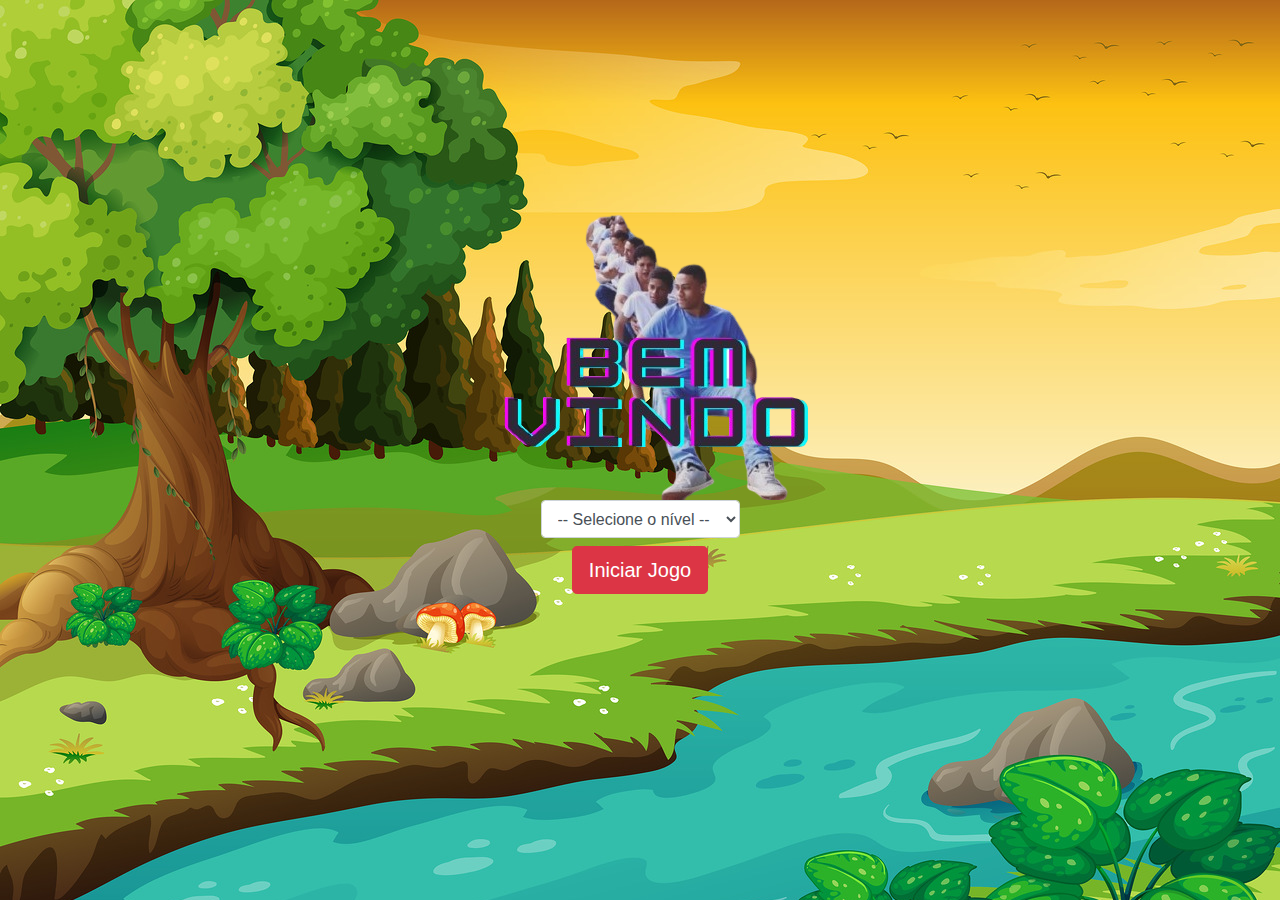
<file: index.html>
<!DOCTYPE html>
<html>
	<head>
		<title></title>
		<meta charset="UTF-8" />
		<link rel="stylesheet" href="https://maxcdn.bootstrapcdn.com/bootstrap/4.0.0/css/bootstrap.min.css" integrity="sha384-Gn5384xqQ1aoWXA+058RXPxPg6fy4IWvTNh0E263XmFcJlSAwiGgFAW/dAiS6JXm" crossorigin="anonymous">

		<link rel="stylesheet" href="estilo.css" />

		<script>
			function iniciarJogo() {
				var nivel = document.getElementById('nivel').value

				if(nivel === '') {
					alert('Selecione um nível para iniciar o jogo')
					return false
				}

				window.location.href = "app.html?" + nivel

			}
		</script>
	</head>
	<body>

		<div class="container">
			<div class="row">
				<div class="col">
					<div class="d-flex justify-content-center">
						<img src="imagens/bemvindo.png" />
					</div>
				</div>
			</div>

			<div class="row">
				<div class="col">
					<div class="d-flex justify-content-center">
						<div class="mb-2">
							<select class="form-control" id="nivel">
								<option value="">-- Selecione o nível --</option>
								<option value="normal">Amendoim</option>
								<option value="dificil">Difícil</option>
								<option value="chucknorris">Joao Miguel</option>
							</select>
						</div>
					</div>
				</div>
			</div>


			<div class="row">
				<div class="col">
					<div class="d-flex justify-content-center">
						<button type="button" class="btn btn-danger btn-lg" onclick="iniciarJogo()" >Iniciar Jogo</button>
					</div>
				</div>
			</div>
		</div>

	</body>
</html>
</file>
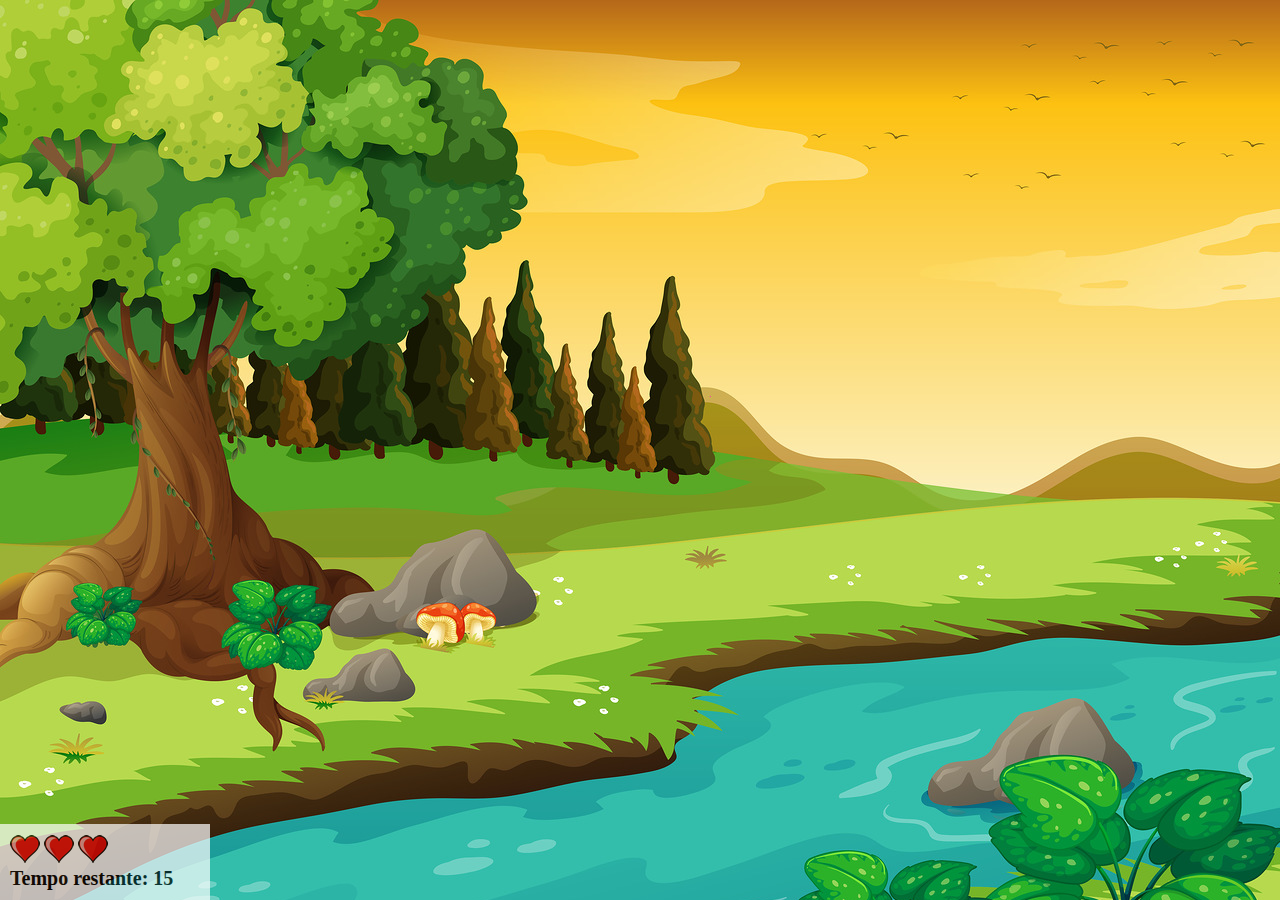
<file: app.html>
<!DOCTYPE html>
<html>
	<head>
		<title></title>
		<meta charset="UTF-8" />
		<link rel="stylesheet" href="estilo.css" />
		<script src="jogo.js"></script>
	</head>
	<body onresize="ajustaTamanhoPalcoJogo()">

		<div class="painel">
			<div class="vidas">
				<img id="v1" src="imagens/coracao_cheio.png" />
				<img id="v2" src="imagens/coracao_cheio.png" />
				<img id="v3" src="imagens/coracao_cheio.png" />
			</div>

			<div class="cronometro">Tempo restante: <span id="cronometro"></span></div>
		</div>

		<script>
			document.getElementById('cronometro').innerHTML = tempo

			var criaMosca = setInterval(function() { 
				posicaoRandomica()
			}, criaMosquitoTempo)
		</script>
	</body>
</html>
</file>
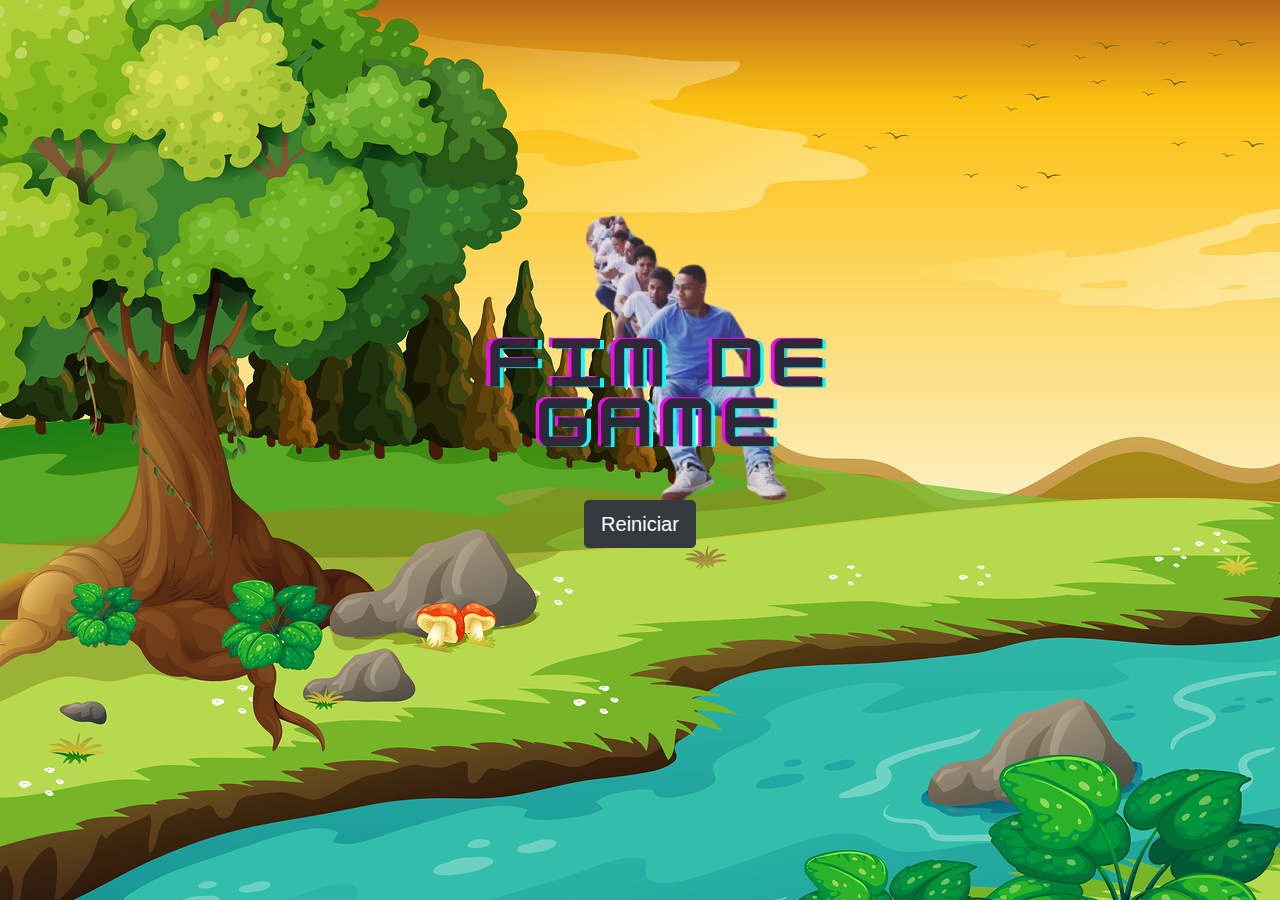
<file: fim_de_jogo.html>
<!DOCTYPE html>
<html>
	<head>
		<title></title>
		<meta charset="UTF-8" />

		<link rel="stylesheet" href="https://maxcdn.bootstrapcdn.com/bootstrap/4.0.0/css/bootstrap.min.css" integrity="sha384-Gn5384xqQ1aoWXA+058RXPxPg6fy4IWvTNh0E263XmFcJlSAwiGgFAW/dAiS6JXm" crossorigin="anonymous">

		<link rel="stylesheet" href="estilo.css" />
	</head>
	<body>

		<div class="container">
			<div class="row">
				<div class="col">
					<div class="d-flex justify-content-center">
						<img src="imagens/fimjogo.png" />
					</div>
				</div>
			</div>


			<div class="row">
				<div class="col">
					<div class="d-flex justify-content-center">
						<button type="button" class="btn btn-dark btn-lg" onclick="window.location.href = 'index.html' ">Reiniciar</button>
					</div>
				</div>
			</div>
		</div>

	</body>
</html>
</file>
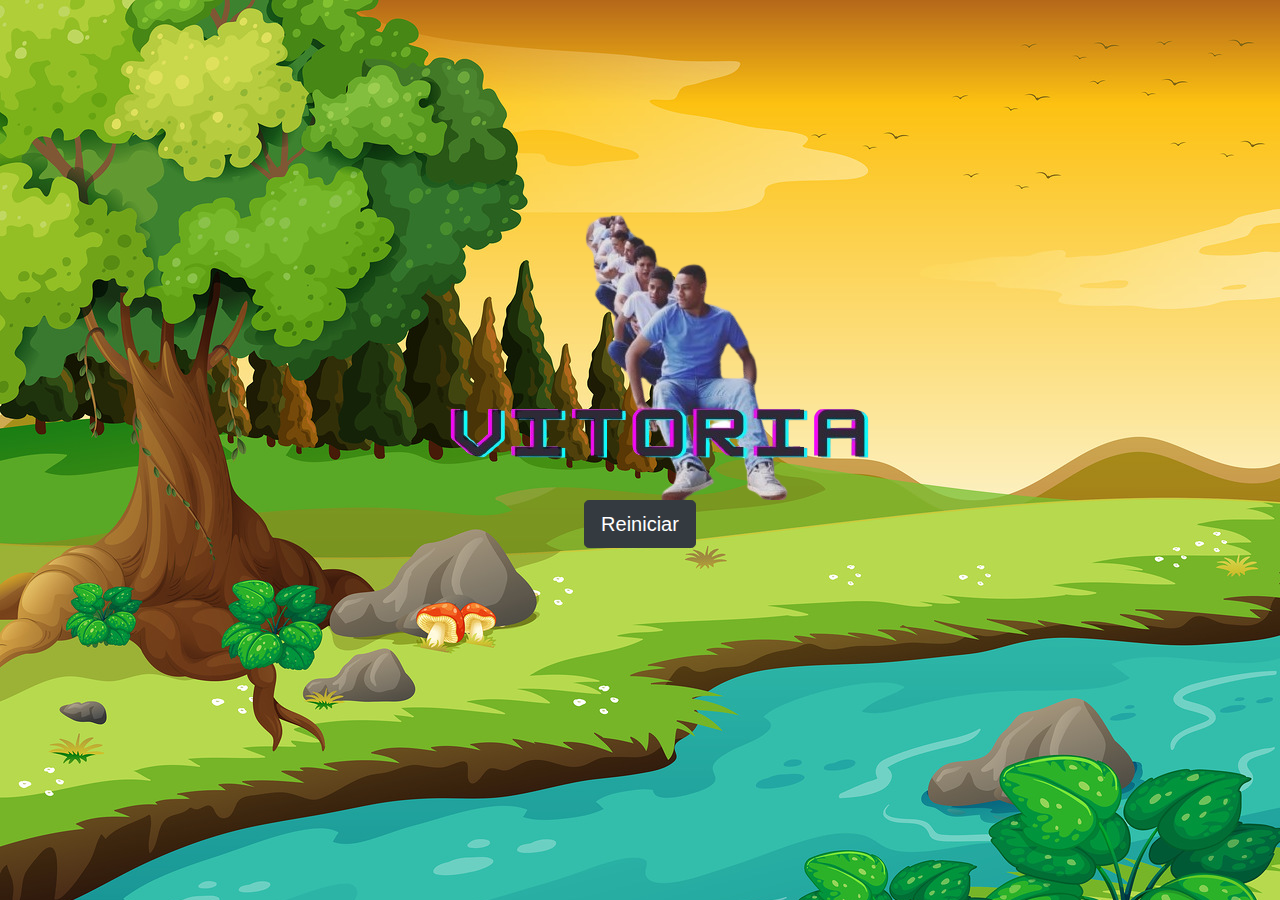
<file: vitoria.html>
<!DOCTYPE html>
<html>
	<head>
		<title></title>
		<meta charset="UTF-8" />

		<link rel="stylesheet" href="https://maxcdn.bootstrapcdn.com/bootstrap/4.0.0/css/bootstrap.min.css" integrity="sha384-Gn5384xqQ1aoWXA+058RXPxPg6fy4IWvTNh0E263XmFcJlSAwiGgFAW/dAiS6JXm" crossorigin="anonymous">

		<link rel="stylesheet" href="estilo.css" />
	</head>
	<body>

		<div class="container">
			<div class="row">
				<div class="col">
					<div class="d-flex justify-content-center">
						<img src="imagens/fim_de_jogo__4_-removebg-preview.png" />
					</div>
				</div>
			</div>


			<div class="row">
				<div class="col">
					<div class="d-flex justify-content-center">
						<button type="button" class="btn btn-dark btn-lg" onclick="window.location.href = 'index.html' ">Reiniciar</button>
					</div>
				</div>
			</div>
		</div>

	</body>
</html>
</file>
<file: estilo.css>
html {
	cursor: url(imagens/mata_mosquito.png) 30 30, auto;
}

body {
	background-image: url(imagens/bg.jpg);
	background-repeat: no-repeat;
	background-size: 100%;
}

.mosquito1 {
	width: 50px;
	height: 50px;
}

.mosquito2 {
	width: 70px;
	height: 70px;
}

.mosquito3 {
	width: 90px;
	height: 90px;
}

.ladoA {
	transform: scaleX(1);
}

.ladoB {
	transform: scaleX(-1);
}

.painel {
	position: absolute;
	width: 190px;
	padding: 10px;
	left: 0px;
	bottom: 0px;
	border-top:solid 1px #fff;
	background-color: #fff;
	opacity: 0.7
}

.vidas {
	float: left;
}

.cronometro {
	float: left;
	font-size: 20px;
	font-weight: bold;
}
/* Para telas de celular */
@media only screen and (max-width: 600px) {
    .mosquito1 {
        width: 30px;
        height: 30px;
    }

    .mosquito2 {
        width: 50px;
        height: 50px;
    }

    .mosquito3 {
        width: 70px;
        height: 70px;
    }

    .painel {
        width: 140px;
    }

    .cronometro {
        font-size: 16px;
    }
}

/* Para telas de tablet */
@media only screen and (min-width: 601px) and (max-width: 1024px) {
    .mosquito1 {
        width: 40px;
        height: 40px;
    }

    .mosquito2 {
        width: 60px;
        height: 60px;
    }

    .mosquito3 {
        width: 80px;
        height: 80px;
    }

    .painel {
        width: 170px;
    }

    .cronometro {
        font-size: 18px;
    }
}
</file>
